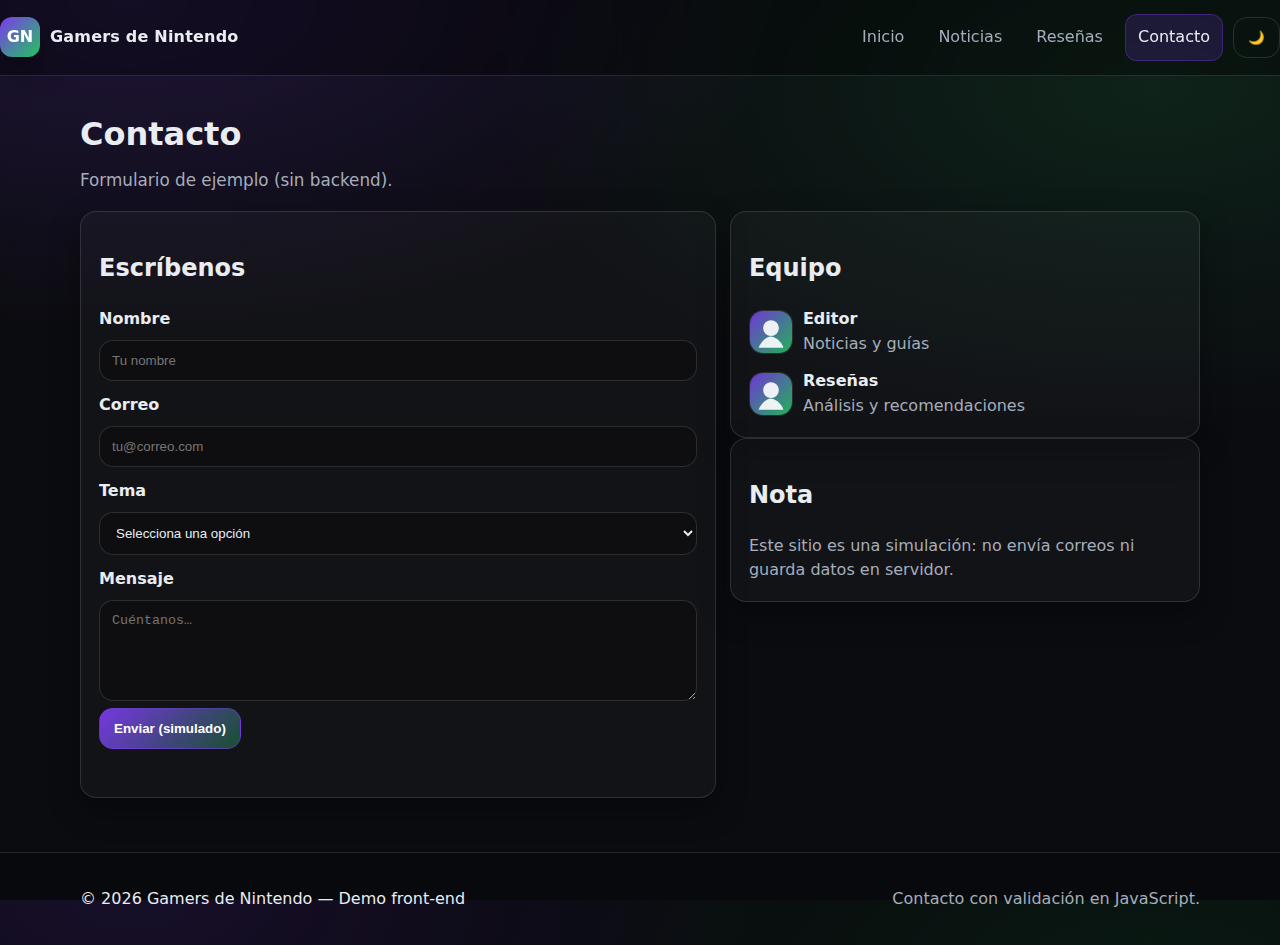
<file: contacto.html>
<!DOCTYPE html>
<html lang="es">
  <head>
    <meta charset="utf-8" />
    <meta name="viewport" content="width=device-width,initial-scale=1" />
    <title>Contacto — Gamers de Nintendo</title>
    <link rel="stylesheet" href="css/styles.css" />
  </head>
  <body>
    <a class="skip" href="#contenido">Saltar al contenido</a>

    <header class="site-header">
      <nav class="nav">
        <a class="brand" href="index.html" aria-label="Ir a inicio">
          <span class="brand__mark">GN</span>
          <span class="brand__text">Gamers de Nintendo</span>
        </a>

        <button
          class="nav__toggle"
          id="navToggle"
          aria-expanded="false"
          aria-controls="navMenu"
        >
          ☰ <span class="sr-only">Abrir menú</span>
        </button>

        <div class="nav__menu" id="navMenu">
          <a class="nav__link" href="index.html">Inicio</a>
          <a class="nav__link" href="noticias.html">Noticias</a>
          <a class="nav__link" href="reseñas.html">Reseñas</a>
          <a class="nav__link is-active" href="contacto.html">Contacto</a>
          <button
            class="btn btn--ghost"
            id="themeToggle"
            type="button"
            aria-label="Cambiar tema"
          >
            🌙
          </button>
        </div>
      </nav>
    </header>

    <main id="contenido" class="container">
      <header class="page-head">
        <h1>Contacto</h1>
        <p class="lead">Formulario de ejemplo (sin backend).</p>
      </header>

      <section class="contact">
        <div class="contact__card">
          <h2>Escríbenos</h2>

          <form class="form" id="contactForm" novalidate>
            <label class="form__label" for="name">Nombre</label>
            <input
              class="input"
              id="name"
              name="name"
              type="text"
              placeholder="Tu nombre"
              required
              minlength="2"
            />

            <label class="form__label" for="email2">Correo</label>
            <input
              class="input"
              id="email2"
              name="email"
              type="email"
              placeholder="tu@correo.com"
              required
            />

            <label class="form__label" for="topic">Tema</label>
            <select class="input" id="topic" name="topic" required>
              <option value="">Selecciona una opción</option>
              <option value="colaboracion">Colaboración</option>
              <option value="sugerencia">Sugerencia de noticia</option>
              <option value="correccion">Corrección</option>
            </select>

            <label class="form__label" for="message">Mensaje</label>
            <textarea
              class="input"
              id="message"
              name="message"
              rows="5"
              placeholder="Cuéntanos…"
              required
              minlength="10"
            ></textarea>

            <button class="btn" type="submit">Enviar (simulado)</button>
            <p class="form__hint" id="contactMsg" aria-live="polite"></p>
          </form>
        </div>

        <aside class="contact__side">
          <div class="side-card">
            <h2>Equipo</h2>
            <div class="avatar-row">
              <img
                class="avatar"
                src="assets/avatar1.svg"
                alt="Avatar del editor"
              />
              <div>
                <p class="strong">Editor</p>
                <p class="muted">Noticias y guías</p>
              </div>
            </div>
            <div class="avatar-row">
              <img
                class="avatar"
                src="assets/avatar2.svg"
                alt="Avatar del reseñador"
              />
              <div>
                <p class="strong">Reseñas</p>
                <p class="muted">Análisis y recomendaciones</p>
              </div>
            </div>
          </div>

          <div class="side-card">
            <h2>Nota</h2>
            <p class="muted">
              Este sitio es una simulación: no envía correos ni guarda datos en
              servidor.
            </p>
          </div>
        </aside>
      </section>
    </main>

    <footer class="site-footer">
      <div class="container footer__inner">
        <p>© <span id="year"></span> Gamers de Nintendo — Demo front-end</p>
        <p class="muted">Contacto con validación en JavaScript.</p>
      </div>
    </footer>

    <script src="js/app.js"></script>
  </body>
</html>
</file>
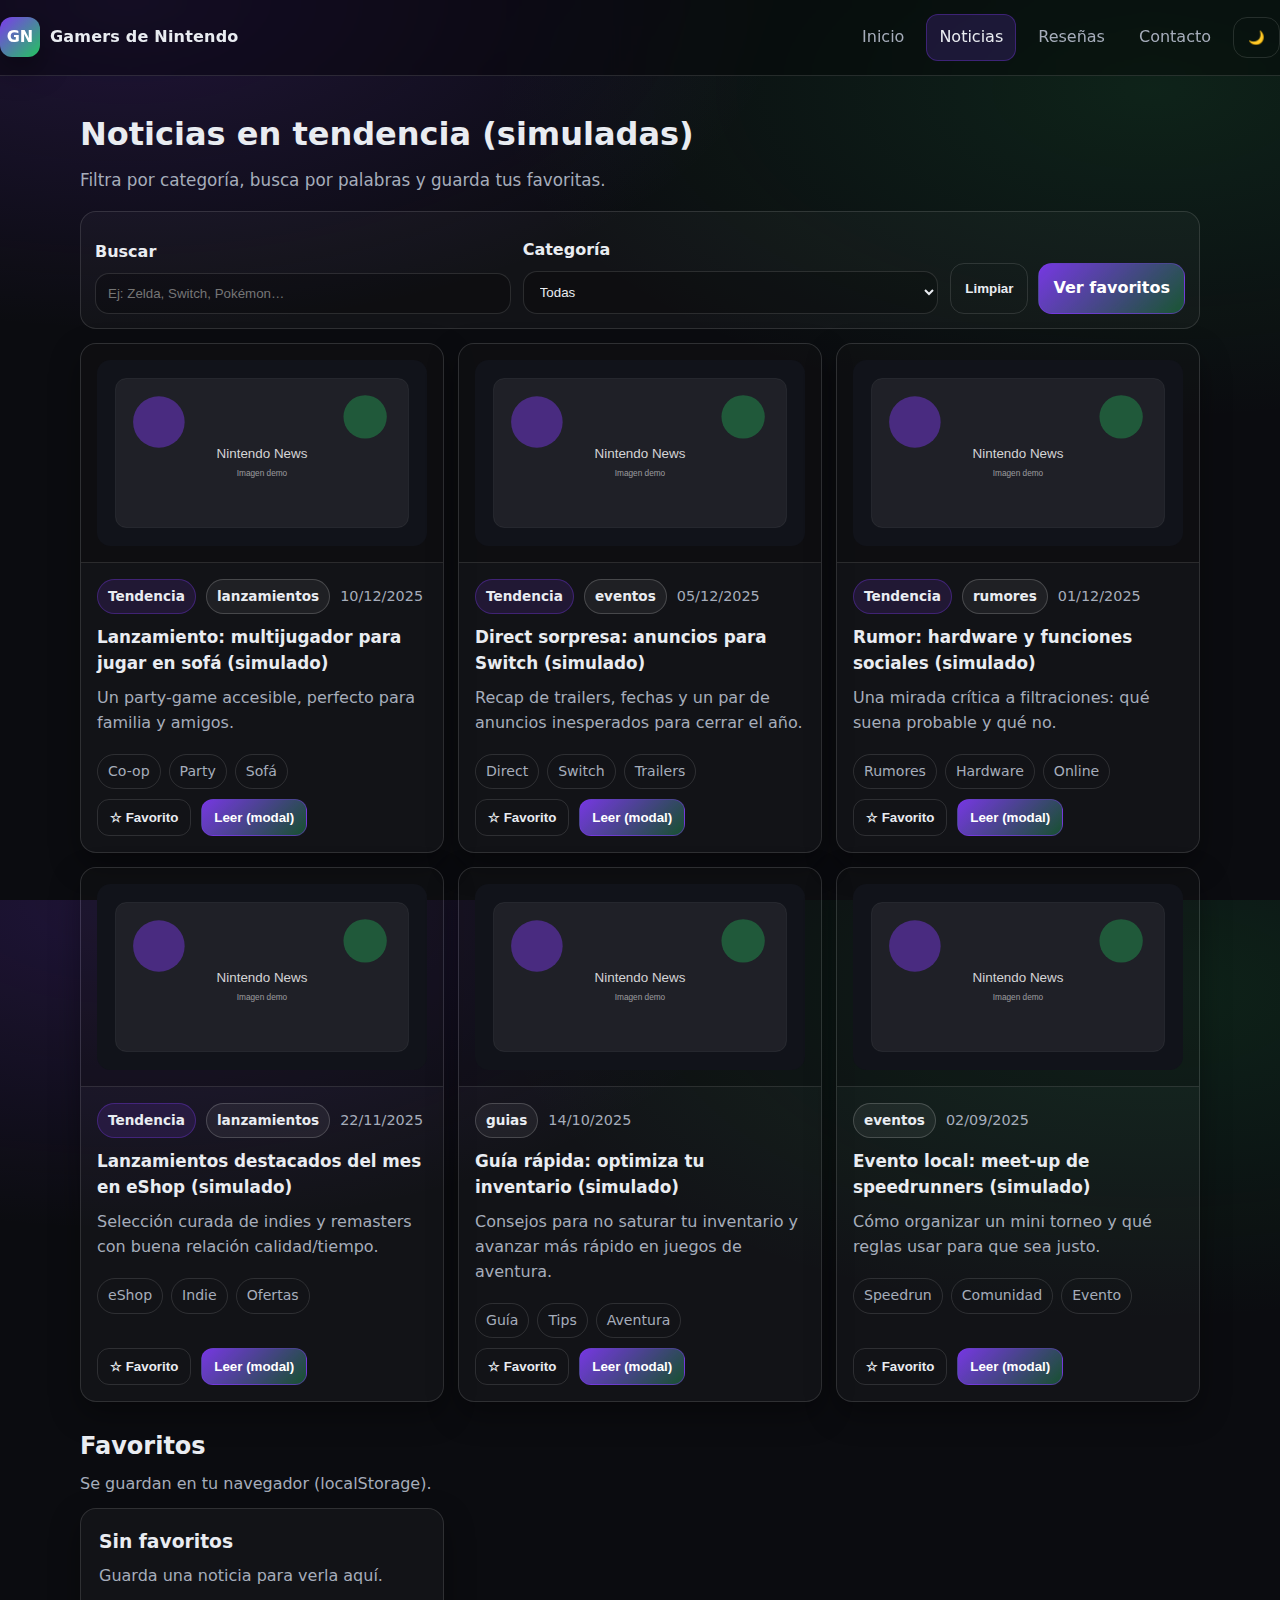
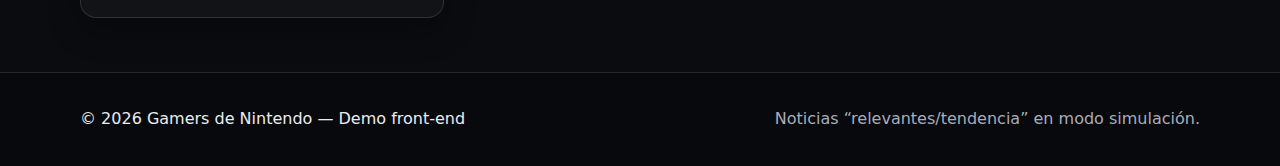
<file: noticias.html>
<!DOCTYPE html>
<html lang="es">
  <head>
    <meta charset="utf-8" />
    <meta name="viewport" content="width=device-width,initial-scale=1" />
    <title>Noticias — Gamers de Nintendo</title>
    <link rel="stylesheet" href="css/styles.css" />
  </head>
  <body>
    <a class="skip" href="#contenido">Saltar al contenido</a>

    <header class="site-header">
      <nav class="nav">
        <a class="brand" href="index.html" aria-label="Ir a inicio">
          <span class="brand__mark">GN</span>
          <span class="brand__text">Gamers de Nintendo</span>
        </a>

        <button
          class="nav__toggle"
          id="navToggle"
          aria-expanded="false"
          aria-controls="navMenu"
        >
          ☰ <span class="sr-only">Abrir menú</span>
        </button>

        <div class="nav__menu" id="navMenu">
          <a class="nav__link" href="index.html">Inicio</a>
          <a class="nav__link is-active" href="noticias.html">Noticias</a>
          <a class="nav__link" href="reseñas.html">Reseñas</a>
          <a class="nav__link" href="contacto.html">Contacto</a>
          <button
            class="btn btn--ghost"
            id="themeToggle"
            type="button"
            aria-label="Cambiar tema"
          >
            🌙
          </button>
        </div>
      </nav>
    </header>

    <main id="contenido" class="container">
      <header class="page-head">
        <h1 id="tendencia">Noticias en tendencia (simuladas)</h1>
        <p class="lead">
          Filtra por categoría, busca por palabras y guarda tus favoritas.
        </p>
      </header>

      <section class="toolbar" aria-label="Herramientas de filtrado">
        <div class="toolbar__group">
          <label class="form__label" for="search">Buscar</label>
          <input
            class="input"
            id="search"
            type="search"
            placeholder="Ej: Zelda, Switch, Pokémon…"
          />
        </div>

        <div class="toolbar__group">
          <label class="form__label" for="category">Categoría</label>
          <select class="input" id="category">
            <option value="all">Todas</option>
            <option value="lanzamientos">Lanzamientos</option>
            <option value="eventos">Eventos</option>
            <option value="rumores">Rumores</option>
            <option value="guias">Guías</option>
          </select>
        </div>

        <div class="toolbar__group toolbar__group--right">
          <button class="btn btn--ghost" type="button" id="clearFilters">
            Limpiar
          </button>
          <a class="btn" href="#favoritos">Ver favoritos</a>
        </div>
      </section>

      <section class="news-grid" id="newsGrid" aria-label="Listado de noticias">
        <!-- Render dinámico -->
      </section>

      <section class="grid-section" id="favoritos">
        <header class="section-head">
          <h2>Favoritos</h2>
          <p>Se guardan en tu navegador (localStorage).</p>
        </header>

        <div class="cards" id="favGrid" aria-label="Noticias favoritas">
          <!-- Render dinámico -->
        </div>
      </section>
    </main>

    <footer class="site-footer">
      <div class="container footer__inner">
        <p>© <span id="year"></span> Gamers de Nintendo — Demo front-end</p>
        <p class="muted">Noticias “relevantes/tendencia” en modo simulación.</p>
      </div>
    </footer>

    <script src="js/app.js"></script>
  </body>
</html>
</file>
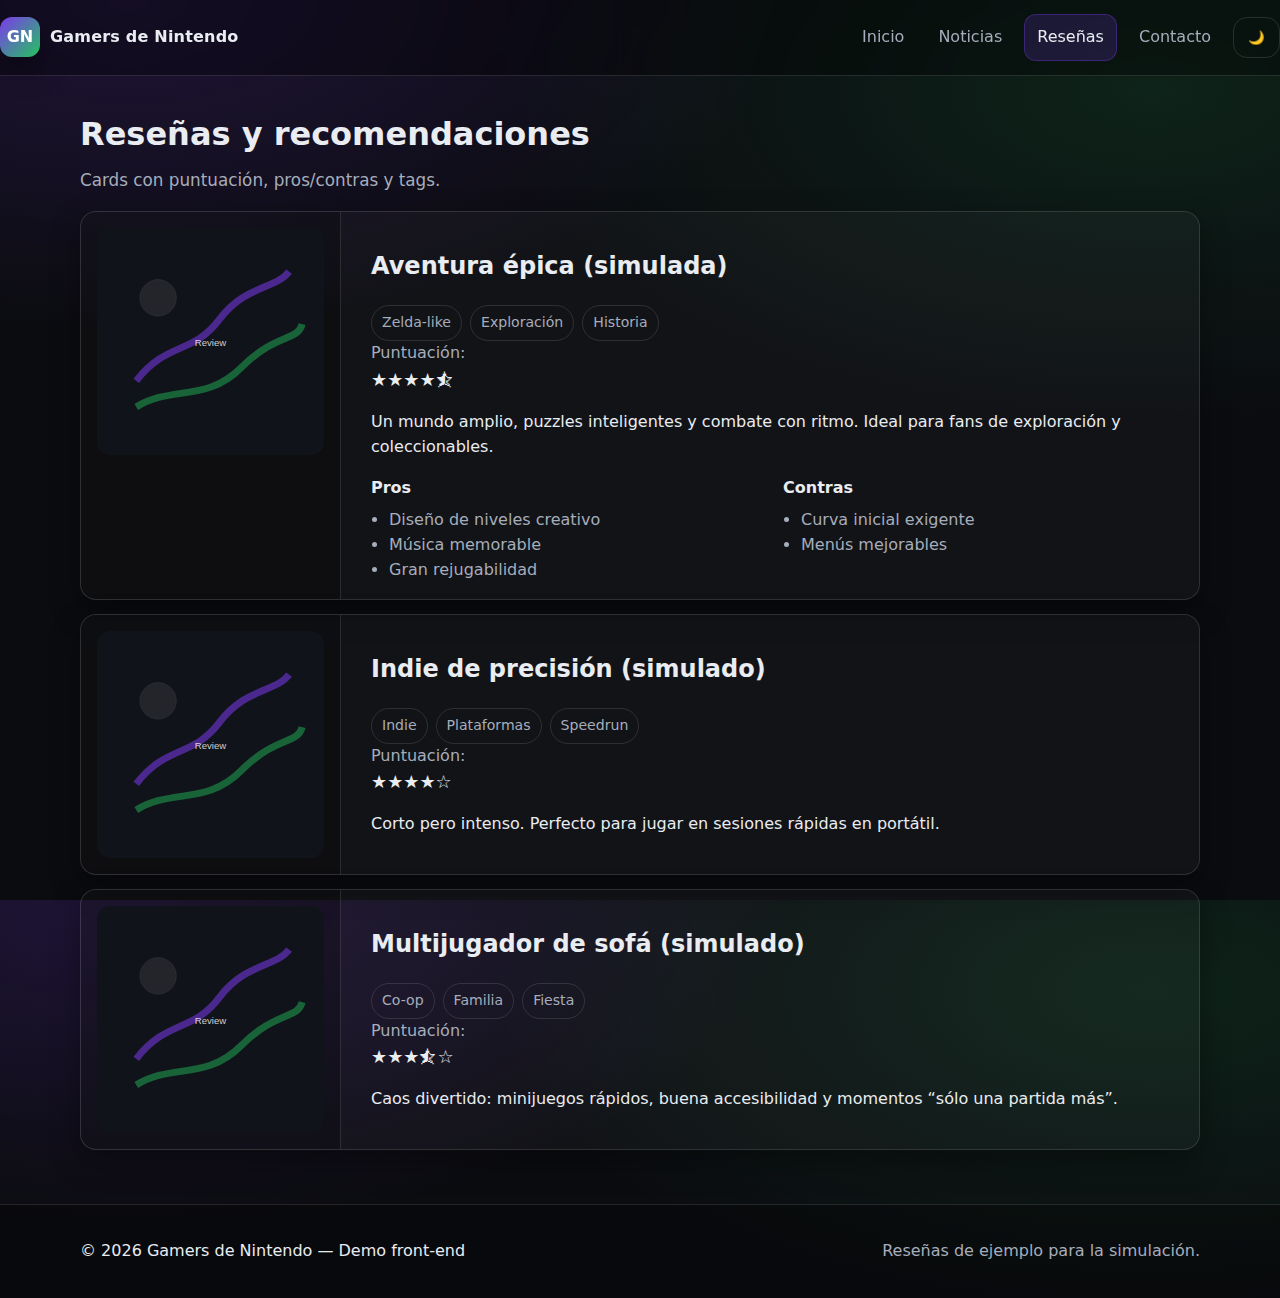
<file: reseñas.html>
<!DOCTYPE html>
<html lang="es">
  <head>
    <meta charset="utf-8" />
    <meta name="viewport" content="width=device-width,initial-scale=1" />
    <title>Reseñas — Gamers de Nintendo</title>
    <link rel="stylesheet" href="css/styles.css" />
  </head>
  <body>
    <a class="skip" href="#contenido">Saltar al contenido</a>

    <header class="site-header">
      <nav class="nav">
        <a class="brand" href="index.html" aria-label="Ir a inicio">
          <span class="brand__mark">GN</span>
          <span class="brand__text">Gamers de Nintendo</span>
        </a>

        <button
          class="nav__toggle"
          id="navToggle"
          aria-expanded="false"
          aria-controls="navMenu"
        >
          ☰ <span class="sr-only">Abrir menú</span>
        </button>

        <div class="nav__menu" id="navMenu">
          <a class="nav__link" href="index.html">Inicio</a>
          <a class="nav__link" href="noticias.html">Noticias</a>
          <a class="nav__link is-active" href="reseñas.html">Reseñas</a>
          <a class="nav__link" href="contacto.html">Contacto</a>
          <button
            class="btn btn--ghost"
            id="themeToggle"
            type="button"
            aria-label="Cambiar tema"
          >
            🌙
          </button>
        </div>
      </nav>
    </header>

    <main id="contenido" class="container">
      <header class="page-head">
        <h1>Reseñas y recomendaciones</h1>
        <p class="lead">Cards con puntuación, pros/contras y tags.</p>
      </header>

      <section class="review-grid" aria-label="Reseñas">
        <article class="review" id="franquicias">
          <div class="review__media">
            <img src="assets/review1.svg" alt="Ilustración de aventura" />
          </div>
          <div class="review__body">
            <h2>Aventura épica (simulada)</h2>
            <p class="tags">
              <span class="tag">Zelda-like</span>
              <span class="tag">Exploración</span>
              <span class="tag">Historia</span>
            </p>
            <p class="muted">Puntuación:</p>
            <div
              class="stars"
              data-rating="4.5"
              aria-label="Puntuación 4.5 de 5"
            ></div>

            <p>
              Un mundo amplio, puzzles inteligentes y combate con ritmo. Ideal
              para fans de exploración y coleccionables.
            </p>

            <div class="proscons">
              <div>
                <h3>Pros</h3>
                <ul>
                  <li>Diseño de niveles creativo</li>
                  <li>Música memorable</li>
                  <li>Gran rejugabilidad</li>
                </ul>
              </div>
              <div>
                <h3>Contras</h3>
                <ul>
                  <li>Curva inicial exigente</li>
                  <li>Menús mejorables</li>
                </ul>
              </div>
            </div>
          </div>
        </article>

        <article class="review" id="indies">
          <div class="review__media">
            <img src="assets/review2.svg" alt="Ilustración indie" />
          </div>
          <div class="review__body">
            <h2>Indie de precisión (simulado)</h2>
            <p class="tags">
              <span class="tag">Indie</span>
              <span class="tag">Plataformas</span>
              <span class="tag">Speedrun</span>
            </p>
            <p class="muted">Puntuación:</p>
            <div
              class="stars"
              data-rating="4.0"
              aria-label="Puntuación 4.0 de 5"
            ></div>

            <p>
              Corto pero intenso. Perfecto para jugar en sesiones rápidas en
              portátil.
            </p>
          </div>
        </article>

        <article class="review">
          <div class="review__media">
            <img src="assets/review3.svg" alt="Ilustración multijugador" />
          </div>
          <div class="review__body">
            <h2>Multijugador de sofá (simulado)</h2>
            <p class="tags">
              <span class="tag">Co-op</span>
              <span class="tag">Familia</span>
              <span class="tag">Fiesta</span>
            </p>
            <p class="muted">Puntuación:</p>
            <div
              class="stars"
              data-rating="3.5"
              aria-label="Puntuación 3.5 de 5"
            ></div>

            <p>
              Caos divertido: minijuegos rápidos, buena accesibilidad y momentos
              “sólo una partida más”.
            </p>
          </div>
        </article>
      </section>
    </main>

    <footer class="site-footer">
      <div class="container footer__inner">
        <p>© <span id="year"></span> Gamers de Nintendo — Demo front-end</p>
        <p class="muted">Reseñas de ejemplo para la simulación.</p>
      </div>
    </footer>

    <script src="js/app.js"></script>
  </body>
</html>
</file>
<file: css/styles.css>
:root {
  --bg: #0b0c10;
  --panel: #11131a;
  --text: #e9ecf1;
  --muted: #a6adbb;
  --brand: #7c3aed;
  --brand2: #22c55e;
  --border: rgba(255, 255, 255, 0.12);
  --shadow: 0 12px 30px rgba(0, 0, 0, 0.35);
  --radius: 16px;
}

:root[data-theme="light"] {
  --bg: #f7f8fb;
  --panel: #ffffff;
  --text: #16181d;
  --muted: #5f6674;
  --brand: #6d28d9;
  --brand2: #16a34a;
  --border: rgba(0, 0, 0, 0.12);
  --shadow: 0 12px 30px rgba(0, 0, 0, 0.12);
}

* {
  box-sizing: border-box;
}
html,
body {
  height: 100%;
}
body {
  margin: 0;
  font-family: ui-sans-serif, system-ui, -apple-system, Segoe UI, Roboto, Arial,
    sans-serif;
  background: radial-gradient(
      1200px 600px at 10% 0%,
      rgba(124, 58, 237, 0.18),
      transparent 55%
    ),
    radial-gradient(
      1200px 600px at 90% 10%,
      rgba(34, 197, 94, 0.12),
      transparent 55%
    ),
    var(--bg);
  color: var(--text);
  line-height: 1.55;
}

a {
  color: inherit;
  text-decoration: none;
}
img {
  max-width: 100%;
  display: block;
}

.container {
  width: min(1120px, calc(100% - 32px));
  margin: 0 auto;
}

.skip {
  position: absolute;
  left: -999px;
  top: auto;
  width: 1px;
  height: 1px;
  overflow: hidden;
}
.skip:focus {
  left: 16px;
  top: 16px;
  width: auto;
  height: auto;
  background: var(--panel);
  border: 1px solid var(--border);
  padding: 10px 12px;
  border-radius: 10px;
  z-index: 9999;
}

.site-header {
  position: sticky;
  top: 0;
  z-index: 50;
  border-bottom: 1px solid var(--border);
  backdrop-filter: blur(10px);
  background: rgba(0, 0, 0, 0.35);
}
:root[data-theme="light"] .site-header {
  background: rgba(255, 255, 255, 0.75);
}

.nav {
  display: flex;
  align-items: center;
  justify-content: space-between;
  padding: 14px 0;
  gap: 12px;
}

.brand {
  display: flex;
  align-items: center;
  gap: 10px;
  font-weight: 700;
}
.brand__mark {
  width: 40px;
  height: 40px;
  border-radius: 12px;
  display: grid;
  place-items: center;
  background: linear-gradient(135deg, var(--brand), var(--brand2));
  color: white;
  box-shadow: var(--shadow);
}
.brand__text {
  letter-spacing: 0.2px;
}

.nav__toggle {
  display: none;
  border: 1px solid var(--border);
  background: transparent;
  color: var(--text);
  padding: 10px 12px;
  border-radius: 12px;
}

.nav__menu {
  display: flex;
  align-items: center;
  gap: 10px;
}

.nav__link {
  padding: 10px 12px;
  border-radius: 12px;
  color: var(--muted);
}
.nav__link:hover {
  background: rgba(255, 255, 255, 0.06);
  color: var(--text);
}
:root[data-theme="light"] .nav__link:hover {
  background: rgba(0, 0, 0, 0.06);
}

.nav__link.is-active {
  color: var(--text);
  background: rgba(124, 58, 237, 0.18);
  border: 1px solid rgba(124, 58, 237, 0.35);
}

.btn {
  display: inline-flex;
  align-items: center;
  justify-content: center;
  gap: 10px;
  border-radius: 14px;
  padding: 12px 14px;
  border: 1px solid rgba(124, 58, 237, 0.45);
  background: linear-gradient(
    135deg,
    rgba(124, 58, 237, 0.95),
    rgba(34, 197, 94, 0.35)
  );
  color: white;
  font-weight: 650;
  cursor: pointer;
}
.btn:hover {
  filter: brightness(1.05);
}
.btn--ghost {
  background: transparent;
  border: 1px solid var(--border);
  color: var(--text);
}
.btn--ghost:hover {
  background: rgba(255, 255, 255, 0.06);
}

main {
  padding: 28px 0 54px;
}

.kicker {
  color: var(--muted);
  font-weight: 600;
  letter-spacing: 0.4px;
  text-transform: uppercase;
  font-size: 0.86rem;
}

.hero {
  display: grid;
  grid-template-columns: 1.25fr 0.75fr;
  gap: 26px;
  align-items: center;
  padding: 26px;
  background: rgba(255, 255, 255, 0.03);
  border: 1px solid var(--border);
  border-radius: var(--radius);
  box-shadow: var(--shadow);
}
:root[data-theme="light"] .hero {
  background: rgba(255, 255, 255, 0.85);
}

.hero h1 {
  font-size: clamp(1.7rem, 2.8vw, 2.6rem);
  margin: 8px 0 10px;
}
.lead {
  color: var(--muted);
  margin: 0 0 18px;
  font-size: 1.05rem;
}

.hero__actions {
  display: flex;
  flex-wrap: wrap;
  gap: 10px;
  margin-bottom: 18px;
}
.hero__art {
  margin: 0;
  padding: 16px;
  background: rgba(0, 0, 0, 0.22);
  border: 1px solid var(--border);
  border-radius: var(--radius);
}
:root[data-theme="light"] .hero__art {
  background: rgba(0, 0, 0, 0.03);
}

.stats {
  display: flex;
  gap: 10px;
  flex-wrap: wrap;
}
.stat {
  min-width: 150px;
  padding: 12px 14px;
  border-radius: 14px;
  border: 1px solid var(--border);
  background: rgba(255, 255, 255, 0.03);
}
.stat__num {
  font-size: 1.35rem;
  font-weight: 800;
}
.stat__label {
  color: var(--muted);
  font-size: 0.9rem;
}

.grid-section {
  margin-top: 26px;
}
.section-head {
  margin-bottom: 12px;
}
.section-head h2 {
  margin: 0 0 6px;
}
.section-head p {
  margin: 0;
  color: var(--muted);
}

.cards {
  display: grid;
  grid-template-columns: repeat(3, minmax(0, 1fr));
  gap: 14px;
}
.card {
  padding: 18px;
  border-radius: var(--radius);
  border: 1px solid var(--border);
  background: rgba(255, 255, 255, 0.03);
  box-shadow: var(--shadow);
}
:root[data-theme="light"] .card {
  background: rgba(255, 255, 255, 0.92);
}
.card h3 {
  margin: 0 0 8px;
}
.card p {
  margin: 0 0 10px;
  color: var(--muted);
}
.card__link {
  color: white;
  font-weight: 650;
}
:root[data-theme="light"] .card__link {
  color: var(--brand);
}

.newsletter {
  margin-top: 26px;
}
.newsletter__box {
  padding: 18px;
  border-radius: var(--radius);
  border: 1px solid var(--border);
  background: linear-gradient(
    135deg,
    rgba(124, 58, 237, 0.12),
    rgba(34, 197, 94, 0.08)
  );
}
.newsletter__box p {
  color: var(--muted);
}

.form {
  margin-top: 10px;
}
.form__label {
  display: block;
  font-weight: 650;
  margin: 12px 0 8px;
}
.form__row {
  display: flex;
  gap: 10px;
  align-items: center;
  flex-wrap: wrap;
}

.input {
  width: 100%;
  padding: 12px 12px;
  border-radius: 14px;
  border: 1px solid var(--border);
  background: rgba(0, 0, 0, 0.22);
  color: var(--text);
  outline: none;
}
:root[data-theme="light"] .input {
  background: rgba(0, 0, 0, 0.03);
}

.form__hint {
  margin: 10px 0 0;
  color: var(--muted);
  min-height: 1.2em;
}

.page-head {
  margin: 6px 0 18px;
}
.page-head h1 {
  margin: 0 0 8px;
}

.toolbar {
  display: flex;
  gap: 12px;
  flex-wrap: wrap;
  align-items: end;
  padding: 14px;
  border-radius: var(--radius);
  border: 1px solid var(--border);
  background: rgba(255, 255, 255, 0.03);
  margin-bottom: 14px;
}
.toolbar__group {
  min-width: 220px;
  flex: 1;
}
.toolbar__group--right {
  margin-left: auto;
  display: flex;
  gap: 10px;
  flex: 0 1 auto;
}

.news-grid {
  display: grid;
  grid-template-columns: repeat(3, minmax(0, 1fr));
  gap: 14px;
}

.news {
  border-radius: var(--radius);
  border: 1px solid var(--border);
  background: rgba(255, 255, 255, 0.03);
  overflow: hidden;
  box-shadow: var(--shadow);
  display: flex;
  flex-direction: column;
}
.news__media {
  padding: 16px;
  border-bottom: 1px solid var(--border);
  background: rgba(0, 0, 0, 0.22);
}
:root[data-theme="light"] .news__media {
  background: rgba(0, 0, 0, 0.03);
}
.news__body {
  padding: 16px;
  display: flex;
  flex-direction: column;
  gap: 10px;
  height: 100%;
}
.news__meta {
  display: flex;
  gap: 10px;
  align-items: center;
  flex-wrap: wrap;
  color: var(--muted);
  font-size: 0.9rem;
}
.badge {
  padding: 6px 10px;
  border-radius: 999px;
  border: 1px solid rgba(124, 58, 237, 0.35);
  background: rgba(124, 58, 237, 0.14);
  color: var(--text);
  font-weight: 650;
  font-size: 0.85rem;
}
.news__title {
  margin: 0;
  font-size: 1.05rem;
}
.news__desc {
  margin: 0;
  color: var(--muted);
}
.news__actions {
  margin-top: auto;
  display: flex;
  gap: 10px;
  flex-wrap: wrap;
}
.btn--mini {
  padding: 10px 12px;
  border-radius: 12px;
}

.tags {
  display: flex;
  flex-wrap: wrap;
  gap: 8px;
  margin: 8px 0 0;
}
.tag {
  padding: 6px 10px;
  border-radius: 999px;
  border: 1px solid var(--border);
  color: var(--muted);
  font-size: 0.88rem;
}

.review-grid {
  display: grid;
  gap: 14px;
}
.review {
  display: grid;
  grid-template-columns: 260px 1fr;
  gap: 14px;
  border-radius: var(--radius);
  border: 1px solid var(--border);
  background: rgba(255, 255, 255, 0.03);
  overflow: hidden;
  box-shadow: var(--shadow);
}
.review__media {
  padding: 16px;
  border-right: 1px solid var(--border);
  background: rgba(0, 0, 0, 0.22);
}
:root[data-theme="light"] .review__media {
  background: rgba(0, 0, 0, 0.03);
}

.review__body {
  padding: 16px;
}
.proscons {
  display: grid;
  grid-template-columns: 1fr 1fr;
  gap: 12px;
  margin-top: 12px;
}
.proscons h3 {
  margin: 0 0 8px;
  font-size: 1rem;
}
.proscons ul {
  margin: 0;
  padding-left: 18px;
  color: var(--muted);
}

.stars {
  display: inline-flex;
  gap: 3px;
  font-size: 18px;
  letter-spacing: 0;
}

.contact {
  display: grid;
  grid-template-columns: 1.15fr 0.85fr;
  gap: 14px;
}
.contact__card,
.side-card {
  padding: 18px;
  border-radius: var(--radius);
  border: 1px solid var(--border);
  background: rgba(255, 255, 255, 0.03);
  box-shadow: var(--shadow);
}
.avatar-row {
  display: flex;
  gap: 10px;
  align-items: center;
  margin-top: 12px;
}
.avatar {
  width: 44px;
  height: 44px;
  border-radius: 14px;
  border: 1px solid var(--border);
  background: rgba(0, 0, 0, 0.22);
}
.strong {
  font-weight: 750;
  margin: 0;
}
.muted {
  color: var(--muted);
  margin: 0;
}

.site-footer {
  border-top: 1px solid var(--border);
  padding: 18px 0;
  background: rgba(0, 0, 0, 0.25);
}
:root[data-theme="light"] .site-footer {
  background: rgba(255, 255, 255, 0.7);
}
.footer__inner {
  display: flex;
  align-items: center;
  justify-content: space-between;
  gap: 10px;
  flex-wrap: wrap;
}

.sr-only {
  position: absolute;
  width: 1px;
  height: 1px;
  padding: 0;
  margin: -1px;
  overflow: hidden;
  clip: rect(0, 0, 0, 0);
  border: 0;
}

/* Responsive */
@media (max-width: 900px) {
  .hero {
    grid-template-columns: 1fr;
  }
  .cards {
    grid-template-columns: 1fr;
  }
  .news-grid {
    grid-template-columns: 1fr;
  }
  .review {
    grid-template-columns: 1fr;
  }
  .review__media {
    border-right: none;
    border-bottom: 1px solid var(--border);
  }
  .proscons {
    grid-template-columns: 1fr;
  }
  .contact {
    grid-template-columns: 1fr;
  }
  .nav__toggle {
    display: inline-flex;
    align-items: center;
    gap: 8px;
  }
  .nav__menu {
    display: none;
    width: 100%;
    padding-top: 10px;
    flex-wrap: wrap;
  }
  .nav__menu.is-open {
    display: flex;
  }
  .nav {
    flex-wrap: wrap;
  }
}
</file>
